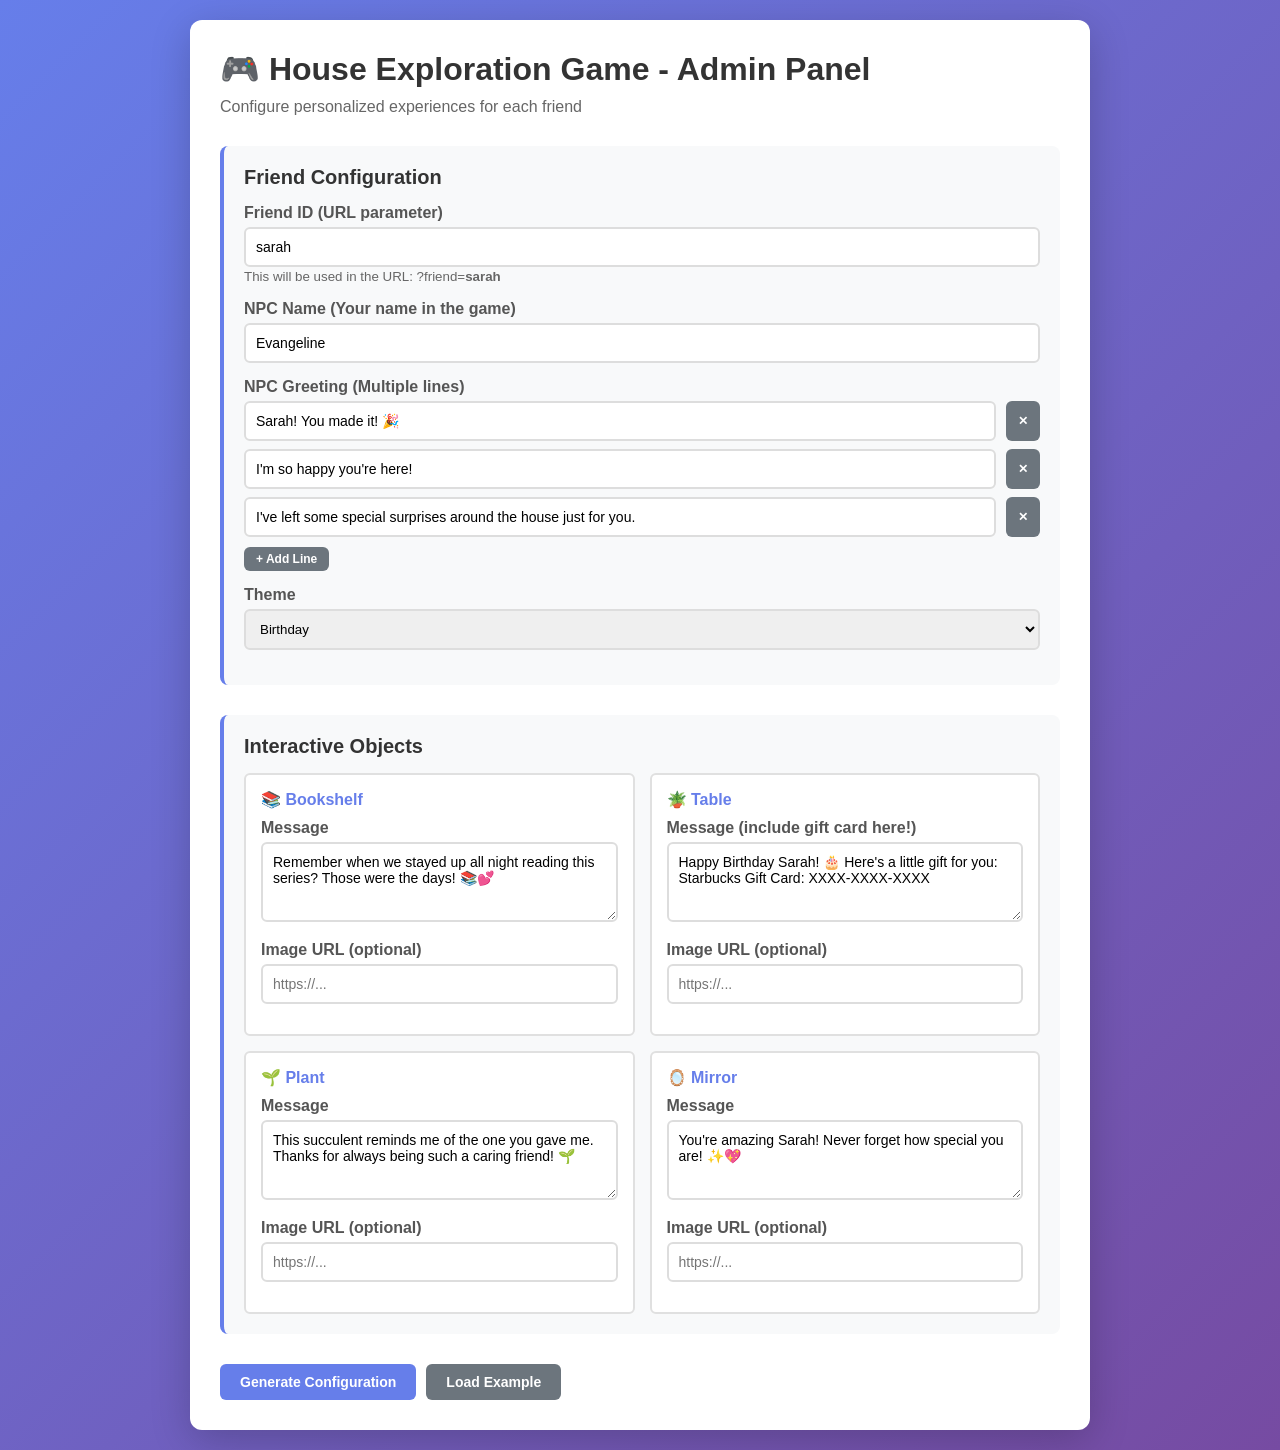
<file: admin.html>
<!DOCTYPE html>
<html lang="en">
<head>
    <meta charset="UTF-8">
    <meta name="viewport" content="width=device-width, initial-scale=1.0">
    <title>Admin - Friend Personalization</title>
    <style>
        * {
            margin: 0;
            padding: 0;
            box-sizing: border-box;
        }

        body {
            font-family: 'Segoe UI', Tahoma, Geneva, Verdana, sans-serif;
            background: linear-gradient(135deg, #667eea 0%, #764ba2 100%);
            min-height: 100vh;
            padding: 20px;
        }

        .container {
            max-width: 900px;
            margin: 0 auto;
            background: white;
            border-radius: 12px;
            padding: 30px;
            box-shadow: 0 10px 40px rgba(0, 0, 0, 0.2);
        }

        h1 {
            color: #333;
            margin-bottom: 10px;
        }

        .subtitle {
            color: #666;
            margin-bottom: 30px;
        }

        .section {
            margin-bottom: 30px;
            padding: 20px;
            background: #f8f9fa;
            border-radius: 8px;
            border-left: 4px solid #667eea;
        }

        .section h2 {
            color: #333;
            margin-bottom: 15px;
            font-size: 20px;
        }

        .form-group {
            margin-bottom: 15px;
        }

        label {
            display: block;
            margin-bottom: 5px;
            font-weight: 600;
            color: #555;
        }

        input[type="text"],
        textarea {
            width: 100%;
            padding: 10px;
            border: 2px solid #ddd;
            border-radius: 6px;
            font-size: 14px;
            transition: border-color 0.3s;
        }

        input[type="text"]:focus,
        textarea:focus {
            outline: none;
            border-color: #667eea;
        }

        textarea {
            min-height: 80px;
            resize: vertical;
            font-family: inherit;
        }

        .greeting-list {
            margin-bottom: 10px;
        }

        .greeting-item {
            display: flex;
            gap: 10px;
            margin-bottom: 8px;
        }

        .greeting-item input {
            flex: 1;
        }

        .btn {
            padding: 10px 20px;
            border: none;
            border-radius: 6px;
            font-size: 14px;
            cursor: pointer;
            transition: all 0.3s;
            font-weight: 600;
        }

        .btn-primary {
            background: #667eea;
            color: white;
        }

        .btn-primary:hover {
            background: #5568d3;
        }

        .btn-secondary {
            background: #6c757d;
            color: white;
        }

        .btn-secondary:hover {
            background: #5a6268;
        }

        .btn-small {
            padding: 5px 12px;
            font-size: 12px;
        }

        .button-group {
            display: flex;
            gap: 10px;
            margin-top: 20px;
        }

        .output-section {
            margin-top: 30px;
            padding: 20px;
            background: #f1f3f5;
            border-radius: 8px;
        }

        .code-block {
            background: #2d2d2d;
            color: #f8f8f2;
            padding: 15px;
            border-radius: 6px;
            overflow-x: auto;
            font-family: 'Courier New', monospace;
            font-size: 13px;
            line-height: 1.5;
        }

        .url-preview {
            background: white;
            padding: 15px;
            border-radius: 6px;
            border: 2px solid #667eea;
            margin-top: 15px;
        }

        .url-preview a {
            color: #667eea;
            text-decoration: none;
            word-break: break-all;
        }

        .url-preview a:hover {
            text-decoration: underline;
        }

        .tip {
            background: #fff3cd;
            border-left: 4px solid #ffc107;
            padding: 12px;
            margin-top: 15px;
            border-radius: 4px;
            font-size: 14px;
        }

        .object-grid {
            display: grid;
            grid-template-columns: 1fr;
            gap: 15px;
        }

        @media (min-width: 768px) {
            .object-grid {
                grid-template-columns: 1fr 1fr;
            }
        }

        .object-card {
            background: white;
            padding: 15px;
            border-radius: 6px;
            border: 2px solid #e0e0e0;
        }

        .object-card h3 {
            color: #667eea;
            margin-bottom: 10px;
            font-size: 16px;
        }
    </style>
</head>
<body>
    <div class="container">
        <h1>🎮 House Exploration Game - Admin Panel</h1>
        <p class="subtitle">Configure personalized experiences for each friend</p>

        <div class="section">
            <h2>Friend Configuration</h2>
            <div class="form-group">
                <label for="friendId">Friend ID (URL parameter)</label>
                <input type="text" id="friendId" placeholder="e.g., sarah, john, mei" value="sarah">
                <small style="color: #666;">This will be used in the URL: ?friend=<strong id="friend-preview">sarah</strong></small>
            </div>

            <div class="form-group">
                <label for="npcName">NPC Name (Your name in the game)</label>
                <input type="text" id="npcName" placeholder="e.g., Evangeline" value="Evangeline">
            </div>

            <div class="form-group">
                <label>NPC Greeting (Multiple lines)</label>
                <div class="greeting-list" id="greetingList">
                    <div class="greeting-item">
                        <input type="text" class="greeting-line" value="Hey! Welcome!">
                        <button class="btn btn-secondary btn-small" onclick="removeGreeting(this)">✕</button>
                    </div>
                </div>
                <button class="btn btn-secondary btn-small" onclick="addGreeting()">+ Add Line</button>
            </div>

            <div class="form-group">
                <label for="theme">Theme</label>
                <select id="theme" style="width: 100%; padding: 10px; border: 2px solid #ddd; border-radius: 6px;">
                    <option value="birthday">Birthday</option>
                    <option value="cny">Chinese New Year</option>
                    <option value="general">General</option>
                </select>
            </div>
        </div>

        <div class="section">
            <h2>Interactive Objects</h2>
            <div class="object-grid">
                <div class="object-card">
                    <h3>📚 Bookshelf</h3>
                    <div class="form-group">
                        <label>Message</label>
                        <textarea id="bookshelf-message" placeholder="Your personalized message...">Remember when we stayed up all night reading this series?</textarea>
                    </div>
                    <div class="form-group">
                        <label>Image URL (optional)</label>
                        <input type="text" id="bookshelf-image" placeholder="https://...">
                    </div>
                </div>

                <div class="object-card">
                    <h3>🪴 Table</h3>
                    <div class="form-group">
                        <label>Message (include gift card here!)</label>
                        <textarea id="table-message" placeholder="Happy Birthday! Here's your gift card...">Happy Birthday! Gift Card: XXXX-XXXX-XXXX</textarea>
                    </div>
                    <div class="form-group">
                        <label>Image URL (optional)</label>
                        <input type="text" id="table-image" placeholder="https://...">
                    </div>
                </div>

                <div class="object-card">
                    <h3>🌱 Plant</h3>
                    <div class="form-group">
                        <label>Message</label>
                        <textarea id="plant-message" placeholder="Your personalized message...">This plant reminds me of you!</textarea>
                    </div>
                    <div class="form-group">
                        <label>Image URL (optional)</label>
                        <input type="text" id="plant-image" placeholder="https://...">
                    </div>
                </div>

                <div class="object-card">
                    <h3>🪞 Mirror</h3>
                    <div class="form-group">
                        <label>Message</label>
                        <textarea id="mirror-message" placeholder="Your personalized message...">You're amazing! Have a great day!</textarea>
                    </div>
                    <div class="form-group">
                        <label>Image URL (optional)</label>
                        <input type="text" id="mirror-image" placeholder="https://...">
                    </div>
                </div>
            </div>
        </div>

        <div class="button-group">
            <button class="btn btn-primary" onclick="generateConfig()">Generate Configuration</button>
            <button class="btn btn-secondary" onclick="loadExample()">Load Example</button>
        </div>

        <div class="output-section" id="output" style="display: none;">
            <h2>Generated Configuration</h2>
            <p style="margin-bottom: 15px;">Copy this code and add it to <code>js/config.js</code> in the <code>personalizedData</code> object:</p>
            <pre class="code-block" id="codeOutput"></pre>

            <div class="tip">
                💡 <strong>Tip:</strong> Open <code>js/config.js</code> and add this friend configuration to the <code>personalizedData</code> object.
            </div>

            <div class="url-preview">
                <strong>Share this URL:</strong><br>
                <a href="#" id="gameUrl" target="_blank"></a>
            </div>
        </div>
    </div>

    <script>
        // Update friend preview as user types
        document.getElementById('friendId').addEventListener('input', (e) => {
            document.getElementById('friend-preview').textContent = e.target.value || 'friendId';
        });

        function addGreeting() {
            const list = document.getElementById('greetingList');
            const item = document.createElement('div');
            item.className = 'greeting-item';
            item.innerHTML = `
                <input type="text" class="greeting-line" placeholder="Type a greeting line...">
                <button class="btn btn-secondary btn-small" onclick="removeGreeting(this)">✕</button>
            `;
            list.appendChild(item);
        }

        function removeGreeting(btn) {
            const items = document.querySelectorAll('.greeting-item');
            if (items.length > 1) {
                btn.parentElement.remove();
            } else {
                alert('You must have at least one greeting line!');
            }
        }

        function loadExample() {
            document.getElementById('friendId').value = 'sarah';
            document.getElementById('npcName').value = 'Evangeline';
            document.getElementById('theme').value = 'birthday';

            const greetingList = document.getElementById('greetingList');
            greetingList.innerHTML = `
                <div class="greeting-item">
                    <input type="text" class="greeting-line" value="Sarah! You made it! 🎉">
                    <button class="btn btn-secondary btn-small" onclick="removeGreeting(this)">✕</button>
                </div>
                <div class="greeting-item">
                    <input type="text" class="greeting-line" value="I'm so happy you're here!">
                    <button class="btn btn-secondary btn-small" onclick="removeGreeting(this)">✕</button>
                </div>
                <div class="greeting-item">
                    <input type="text" class="greeting-line" value="I've left some special surprises around the house just for you.">
                    <button class="btn btn-secondary btn-small" onclick="removeGreeting(this)">✕</button>
                </div>
            `;

            document.getElementById('bookshelf-message').value = "Remember when we stayed up all night reading this series? Those were the days! 📚💕";
            document.getElementById('bookshelf-image').value = "";
            document.getElementById('table-message').value = "Happy Birthday Sarah! 🎂 Here's a little gift for you: Starbucks Gift Card: XXXX-XXXX-XXXX";
            document.getElementById('table-image').value = "";
            document.getElementById('plant-message').value = "This succulent reminds me of the one you gave me. Thanks for always being such a caring friend! 🌱";
            document.getElementById('plant-image').value = "";
            document.getElementById('mirror-message').value = "You're amazing Sarah! Never forget how special you are! ✨💖";
            document.getElementById('mirror-image').value = "";

            document.getElementById('friend-preview').textContent = 'sarah';
        }

        function generateConfig() {
            const friendId = document.getElementById('friendId').value.trim();
            const npcName = document.getElementById('npcName').value.trim();
            const theme = document.getElementById('theme').value;

            if (!friendId) {
                alert('Please enter a Friend ID!');
                return;
            }

            // Get all greeting lines
            const greetingLines = Array.from(document.querySelectorAll('.greeting-line'))
                .map(input => input.value.trim())
                .filter(line => line.length > 0);

            // Get object data
            const objects = {
                bookshelf: {
                    message: document.getElementById('bookshelf-message').value.trim(),
                    imageUrl: document.getElementById('bookshelf-image').value.trim() || null
                },
                table: {
                    message: document.getElementById('table-message').value.trim(),
                    imageUrl: document.getElementById('table-image').value.trim() || null
                },
                plant: {
                    message: document.getElementById('plant-message').value.trim(),
                    imageUrl: document.getElementById('plant-image').value.trim() || null
                },
                mirror: {
                    message: document.getElementById('mirror-message').value.trim(),
                    imageUrl: document.getElementById('mirror-image').value.trim() || null
                }
            };

            // Generate the config object
            const config = {
                [friendId]: {
                    npcName: npcName,
                    npcGreeting: greetingLines,
                    surprises: {
                        bookshelf: {
                            message: objects.bookshelf.message,
                            imageUrl: objects.bookshelf.imageUrl,
                            revealed: false
                        },
                        table: {
                            message: objects.table.message,
                            imageUrl: objects.table.imageUrl,
                            revealed: false
                        },
                        plant: {
                            message: objects.plant.message,
                            imageUrl: objects.plant.imageUrl,
                            revealed: false
                        },
                        mirror: {
                            message: objects.mirror.message,
                            imageUrl: objects.mirror.imageUrl,
                            revealed: false
                        }
                    },
                    theme: theme
                }
            };

            // Format as JavaScript code
            const codeOutput = JSON.stringify(config, null, 4)
                .replace(/"([^"]+)":/g, '$1:')  // Remove quotes from keys
                .replace(/: null/g, ': null');   // Keep null values

            // Display output
            document.getElementById('codeOutput').textContent = codeOutput.replace(/^{/, '').replace(/}$/, '').trim() + ',';
            document.getElementById('output').style.display = 'block';

            // Generate URL
            const baseUrl = window.location.origin + window.location.pathname.replace('admin.html', 'index.html');
            const gameUrl = `${baseUrl}?friend=${friendId}`;
            const urlLink = document.getElementById('gameUrl');
            urlLink.href = gameUrl;
            urlLink.textContent = gameUrl;

            // Scroll to output
            document.getElementById('output').scrollIntoView({ behavior: 'smooth' });
        }

        // Load example on page load
        window.addEventListener('load', () => {
            loadExample();
        });
    </script>
</body>
</html>
</file>
